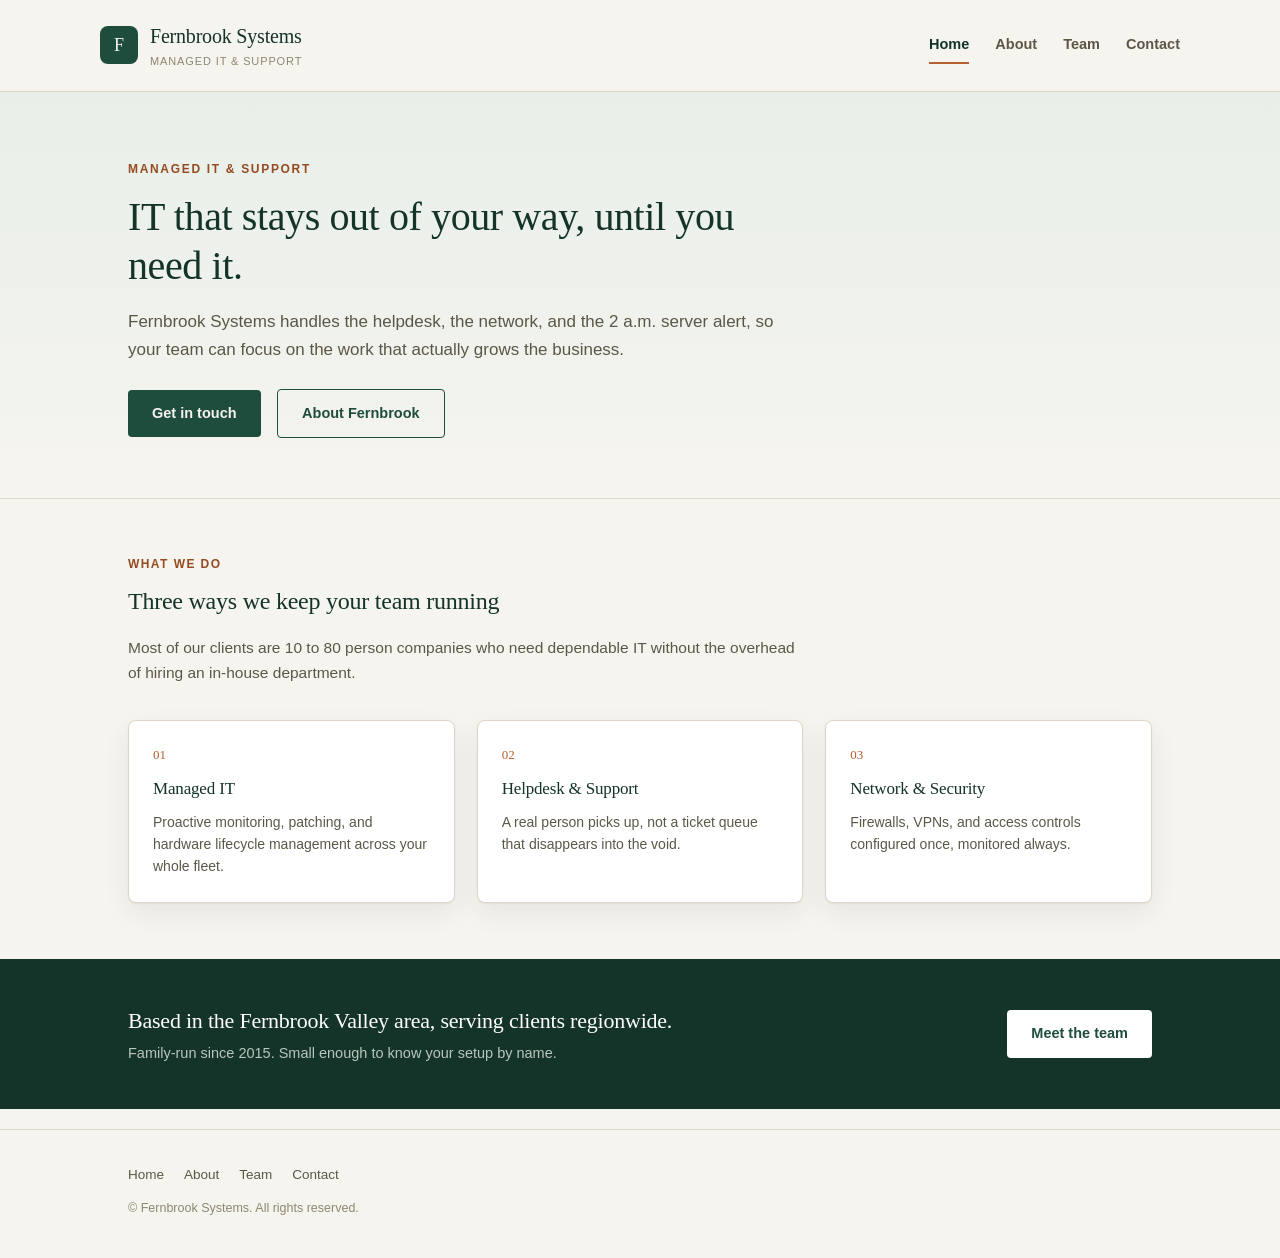
<file: index.html>
<!doctype html>
<html lang="en">
<head>
<meta charset="utf-8">
<meta name="viewport" content="width=device-width, initial-scale=1">
<title>Fernbrook Systems — Managed IT for growing teams</title>
<meta name="description" content="Fernbrook Systems provides managed IT, helpdesk support, and network security for small and mid-sized businesses.">
<link rel="stylesheet" href="/styles.css">
</head>
<body>

<header class="site-header">
  <div class="wrap header-row">
    <a class="brand" href="/">
      <span class="mark">F</span>
      <span>
        <div class="name">Fernbrook Systems</div>
        <div class="tagline">Managed IT &amp; Support</div>
      </span>
    </a>
    <nav class="primary-nav">
      <a href="/" class="active">Home</a>
      <a href="/about.html">About</a>
      <a href="/team.html">Team</a>
      <a href="/contact.html">Contact</a>
    </nav>
  </div>
</header>

<section class="hero">
  <div class="wrap">
    <div class="eyebrow">Managed IT &amp; Support</div>
    <h1>IT that stays out of your way, until you need it.</h1>
    <p class="lede">Fernbrook Systems handles the helpdesk, the network, and the 2 a.m. server alert, so your team can focus on the work that actually grows the business.</p>
    <a class="btn btn-primary" href="/contact.html">Get in touch</a>
    <a class="btn btn-outline" href="/about.html">About Fernbrook</a>
  </div>
</section>

<section class="section">
  <div class="wrap">
    <div class="section-head">
      <div class="eyebrow">What we do</div>
      <h2>Three ways we keep your team running</h2>
      <p>Most of our clients are 10 to 80 person companies who need dependable IT without the overhead of hiring an in-house department.</p>
    </div>
    <div class="grid-3">
      <div class="service-card">
        <div class="num">01</div>
        <h3>Managed IT</h3>
        <p>Proactive monitoring, patching, and hardware lifecycle management across your whole fleet.</p>
      </div>
      <div class="service-card">
        <div class="num">02</div>
        <h3>Helpdesk &amp; Support</h3>
        <p>A real person picks up, not a ticket queue that disappears into the void.</p>
      </div>
      <div class="service-card">
        <div class="num">03</div>
        <h3>Network &amp; Security</h3>
        <p>Firewalls, VPNs, and access controls configured once, monitored always.</p>
      </div>
    </div>
  </div>
</section>

<div class="band">
  <div class="wrap">
    <div>
      <h2>Based in the Fernbrook Valley area, serving clients regionwide.</h2>
      <p>Family-run since 2015. Small enough to know your setup by name.</p>
    </div>
    <a class="btn btn-primary" href="/team.html" style="background:#fff;color:#1f4d3d;">Meet the team</a>
  </div>
</div>

<footer class="site-footer">
  <div class="wrap">
    <div>
      <div class="foot-nav">
        <a href="/">Home</a>
        <a href="/about.html">About</a>
        <a href="/team.html">Team</a>
        <a href="/contact.html">Contact</a>
      </div>
      <div class="copy" style="margin-top:12px;">© Fernbrook Systems. All rights reserved.</div>
    </div>
  </div>
</footer>

</body>
</html>
</file>
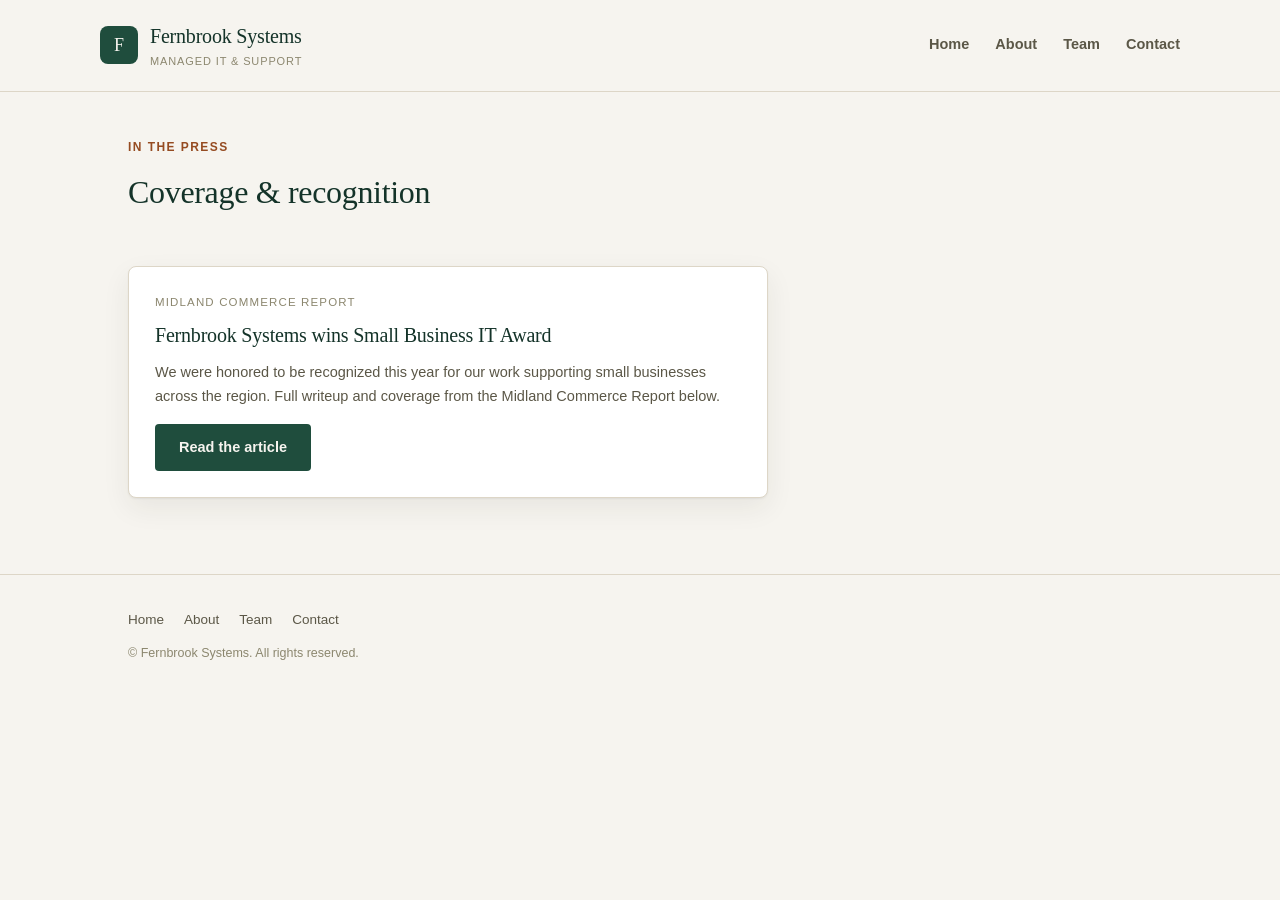
<file: press/index.html>
<!doctype html>
<html lang="en">
<head>
<meta charset="utf-8">
<meta name="viewport" content="width=device-width, initial-scale=1">
<title>In the Press — Fernbrook Systems</title>
<link rel="stylesheet" href="/styles.css">
</head>
<body>

<header class="site-header">
  <div class="wrap header-row">
    <a class="brand" href="/">
      <span class="mark">F</span>
      <span>
        <div class="name">Fernbrook Systems</div>
        <div class="tagline">Managed IT &amp; Support</div>
      </span>
    </a>
    <nav class="primary-nav">
      <a href="/">Home</a>
      <a href="/about.html">About</a>
      <a href="/team.html">Team</a>
      <a href="/contact.html">Contact</a>
    </nav>
  </div>
</header>

<div class="page-head">
  <div class="wrap">
    <div class="eyebrow">In the Press</div>
    <h1>Coverage &amp; recognition</h1>
  </div>
</div>

<section class="section" style="padding-top:24px;">
  <div class="wrap">
    <div class="press-item">
      <div class="outlet">Midland Commerce Report</div>
      <h2>Fernbrook Systems wins Small Business IT Award</h2>
      <p>We were honored to be recognized this year for our work supporting small businesses across the region. Full writeup and coverage from the Midland Commerce Report below.</p>
      <a class="btn btn-primary" href="https://midlandcommercereport.vercel.app/articles/fernbrook-systems-wins-small-business-it-award.html">Read the article</a>
    </div>
  </div>
</section>

<footer class="site-footer">
  <div class="wrap">
    <div>
      <div class="foot-nav">
        <a href="/">Home</a>
        <a href="/about.html">About</a>
        <a href="/team.html">Team</a>
        <a href="/contact.html">Contact</a>
      </div>
      <div class="copy" style="margin-top:12px;">© Fernbrook Systems. All rights reserved.</div>
    </div>
  </div>
</footer>

</body>
</html>
</file>
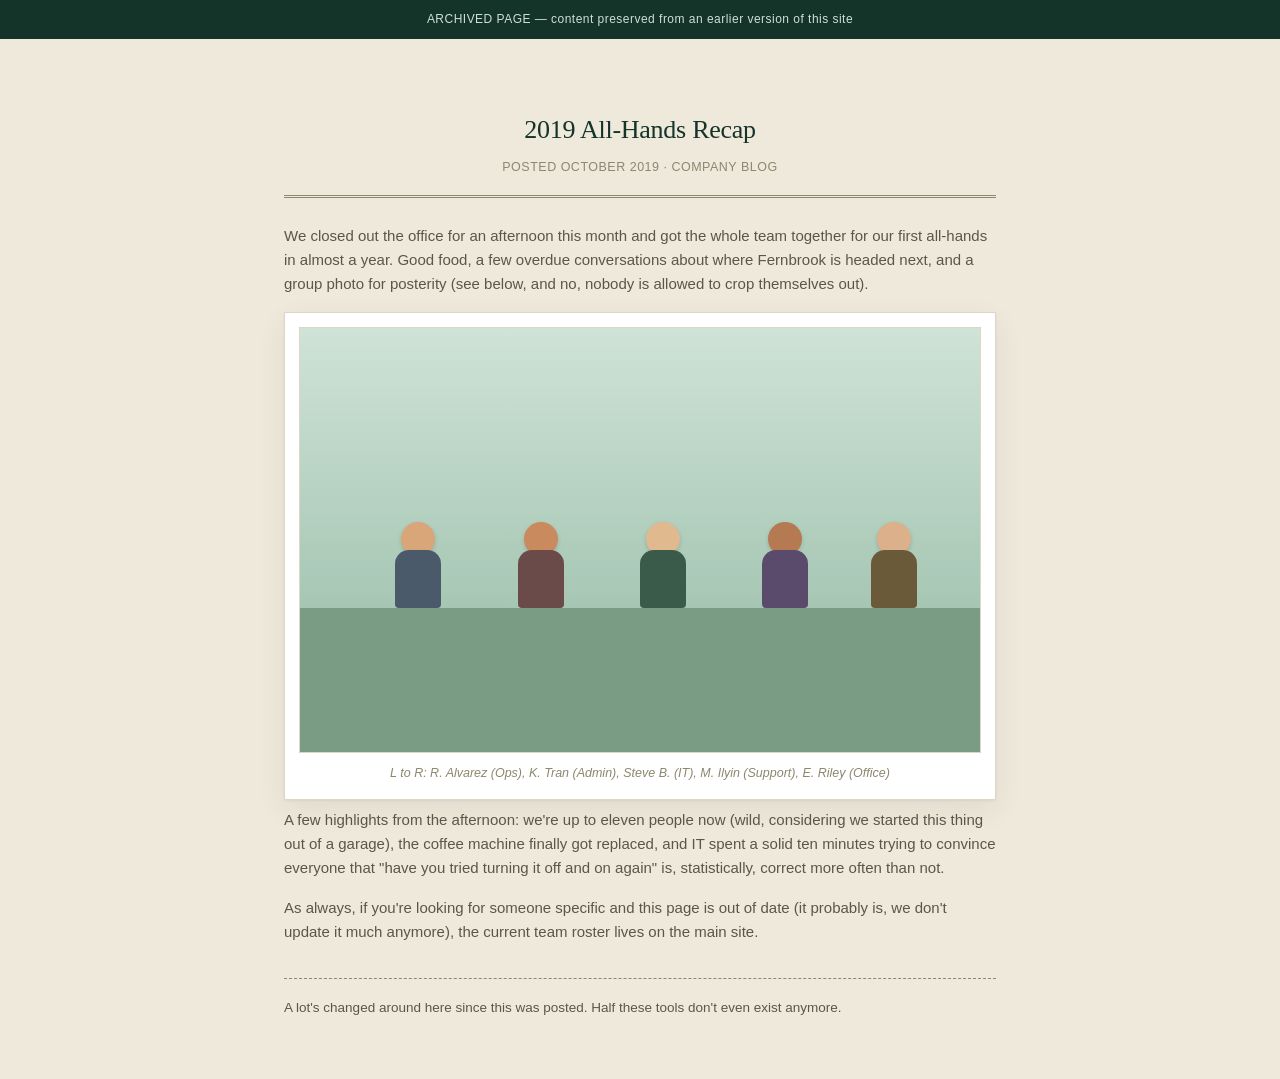
<file: staff-archive/index.html>
<!doctype html>
<html lang="en">
<head>
<meta charset="utf-8">
<meta name="viewport" content="width=device-width, initial-scale=1">
<title>2019 All-Hands Recap — Fernbrook Systems (Archive)</title>
<meta name="robots" content="noindex">
<link rel="stylesheet" href="/styles.css">
</head>
<body class="legacy-page">

<div class="legacy-banner">ARCHIVED PAGE — content preserved from an earlier version of this site</div>

<div class="legacy-wrap">
  <div class="legacy-header">
    <h1>2019 All-Hands Recap</h1>
    <div class="meta">Posted October 2019 &middot; Company Blog</div>
  </div>

  <div class="legacy-body">
    <p>We closed out the office for an afternoon this month and got the whole team together for our first all-hands in almost a year. Good food, a few overdue conversations about where Fernbrook is headed next, and a group photo for posterity (see below, and no, nobody is allowed to crop themselves out).</p>

    <div class="photo-frame">
      <div class="group-photo">
        <div class="ground"></div>
        <div class="figure" style="left:14%;">
          <div class="head" style="background:#d9a679;"></div>
          <div class="body" style="background:#4a5a6b;"></div>
        </div>
        <div class="figure" style="left:32%;">
          <div class="head" style="background:#c98a5e;"></div>
          <div class="body" style="background:#6b4a4a;"></div>
        </div>
        <div class="figure" style="left:50%;">
          <div class="head" style="background:#e0b98f;"></div>
          <div class="body" style="background:#3a5a4a;"></div>
        </div>
        <div class="figure" style="left:68%;">
          <div class="head" style="background:#b57a52;"></div>
          <div class="body" style="background:#5a4a6b;"></div>
        </div>
        <div class="figure" style="left:84%;">
          <div class="head" style="background:#dbb08a;"></div>
          <div class="body" style="background:#6b5a3a;"></div>
        </div>
      </div>
      <div class="photo-caption">L to R: R. Alvarez (Ops), K. Tran (Admin), Steve B. (IT), M. Ilyin (Support), E. Riley (Office)</div>
    </div>

    <p>A few highlights from the afternoon: we're up to eleven people now (wild, considering we started this thing out of a garage), the coffee machine finally got replaced, and IT spent a solid ten minutes trying to convince everyone that "have you tried turning it off and on again" is, statistically, correct more often than not.</p>

    <p>As always, if you're looking for someone specific and this page is out of date (it probably is, we don't update it much anymore), the current team roster lives on the main site.</p>
  </div>

  <div class="legacy-footnote">
    A lot's changed around here since this was posted. Half these tools don't even exist anymore.
  </div>
</div>

</body>
</html>
</file>
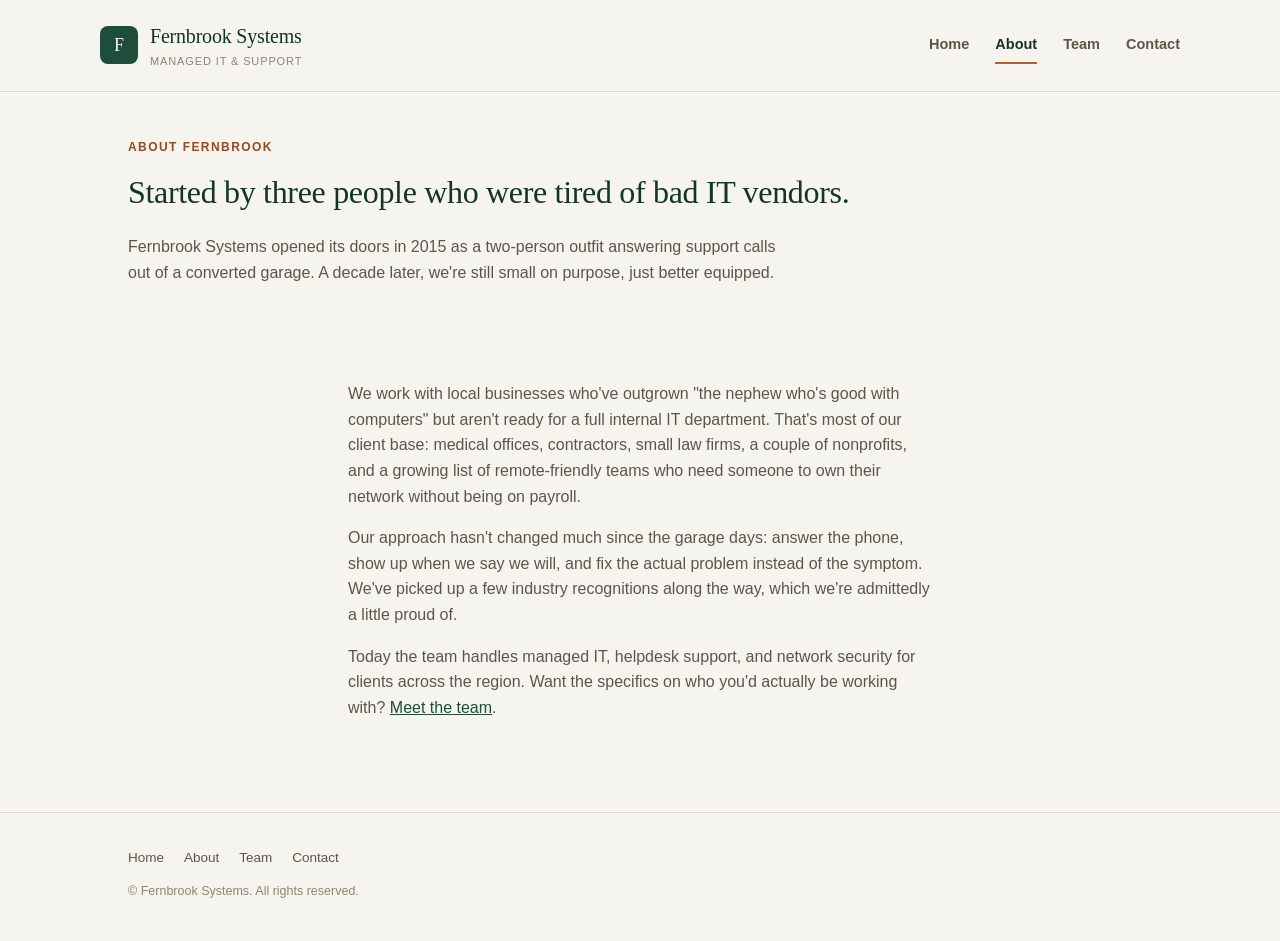
<file: about.html>
<!doctype html>
<html lang="en">
<head>
<meta charset="utf-8">
<meta name="viewport" content="width=device-width, initial-scale=1">
<title>About — Fernbrook Systems</title>
<link rel="stylesheet" href="/styles.css">
</head>
<body>

<header class="site-header">
  <div class="wrap header-row">
    <a class="brand" href="/">
      <span class="mark">F</span>
      <span>
        <div class="name">Fernbrook Systems</div>
        <div class="tagline">Managed IT &amp; Support</div>
      </span>
    </a>
    <nav class="primary-nav">
      <a href="/">Home</a>
      <a href="/about.html" class="active">About</a>
      <a href="/team.html">Team</a>
      <a href="/contact.html">Contact</a>
    </nav>
  </div>
</header>

<div class="page-head">
  <div class="wrap">
    <div class="eyebrow">About Fernbrook</div>
    <h1>Started by three people who were tired of bad IT vendors.</h1>
    <p class="lede">Fernbrook Systems opened its doors in 2015 as a two-person outfit answering support calls out of a converted garage. A decade later, we're still small on purpose, just better equipped.</p>
  </div>
</div>

<section class="section">
  <div class="wrap" style="max-width:640px;">
    <p style="color:var(--ink-soft);">We work with local businesses who've outgrown "the nephew who's good with computers" but aren't ready for a full internal IT department. That's most of our client base: medical offices, contractors, small law firms, a couple of nonprofits, and a growing list of remote-friendly teams who need someone to own their network without being on payroll.</p>
    <p style="color:var(--ink-soft);">Our approach hasn't changed much since the garage days: answer the phone, show up when we say we will, and fix the actual problem instead of the symptom. We've picked up a few industry recognitions along the way, which we're admittedly a little proud of.</p>
    <p style="color:var(--ink-soft);">Today the team handles managed IT, helpdesk support, and network security for clients across the region. Want the specifics on who you'd actually be working with? <a href="/team.html">Meet the team</a>.</p>
  </div>
</section>

<footer class="site-footer">
  <div class="wrap">
    <div>
      <div class="foot-nav">
        <a href="/">Home</a>
        <a href="/about.html">About</a>
        <a href="/team.html">Team</a>
        <a href="/contact.html">Contact</a>
      </div>
      <div class="copy" style="margin-top:12px;">© Fernbrook Systems. All rights reserved.</div>
    </div>
  </div>
</footer>

</body>
</html>
</file>
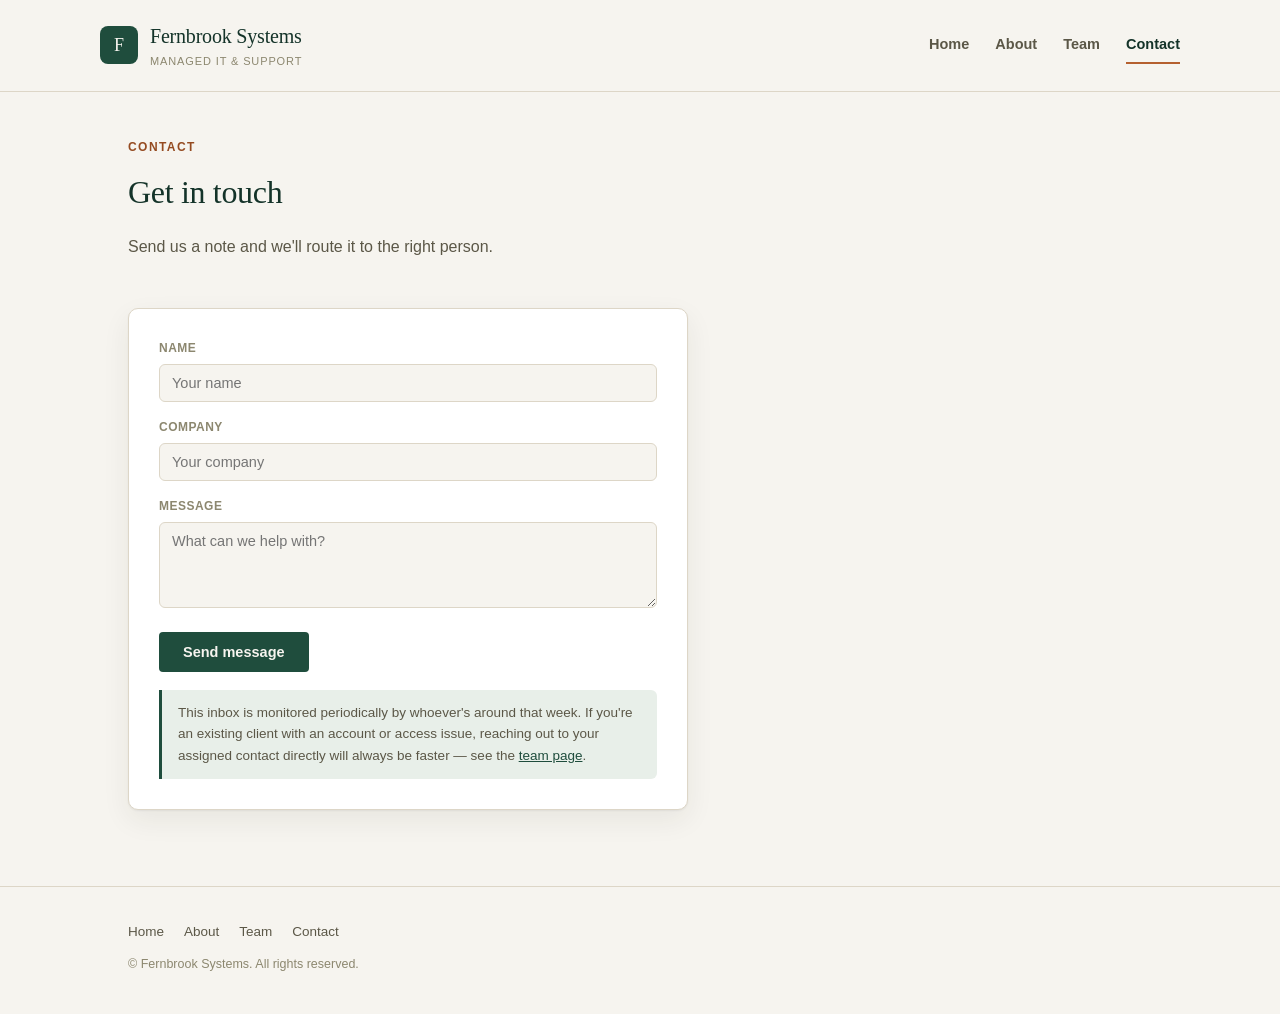
<file: contact.html>
<!doctype html>
<html lang="en">
<head>
<meta charset="utf-8">
<meta name="viewport" content="width=device-width, initial-scale=1">
<title>Contact — Fernbrook Systems</title>
<link rel="stylesheet" href="/styles.css">
</head>
<body>

<header class="site-header">
  <div class="wrap header-row">
    <a class="brand" href="/">
      <span class="mark">F</span>
      <span>
        <div class="name">Fernbrook Systems</div>
        <div class="tagline">Managed IT &amp; Support</div>
      </span>
    </a>
    <nav class="primary-nav">
      <a href="/">Home</a>
      <a href="/about.html">About</a>
      <a href="/team.html">Team</a>
      <a href="/contact.html" class="active">Contact</a>
    </nav>
  </div>
</header>

<div class="page-head">
  <div class="wrap">
    <div class="eyebrow">Contact</div>
    <h1>Get in touch</h1>
    <p class="lede">Send us a note and we'll route it to the right person.</p>
  </div>
</div>

<section class="section" style="padding-top:24px;">
  <div class="wrap">
    <div class="contact-panel">
      <div class="field">
        <label for="name">Name</label>
        <input type="text" id="name" placeholder="Your name">
      </div>
      <div class="field">
        <label for="company">Company</label>
        <input type="text" id="company" placeholder="Your company">
      </div>
      <div class="field">
        <label for="message">Message</label>
        <textarea id="message" rows="4" placeholder="What can we help with?"></textarea>
      </div>
      <button class="btn btn-primary" type="button" style="border:none;cursor:pointer;">Send message</button>

      <div class="contact-note">
        This inbox is monitored periodically by whoever's around that week. If you're an existing client with an account or access issue, reaching out to your assigned contact directly will always be faster — see the <a href="/team.html">team page</a>.
      </div>
    </div>
  </div>
</section>

<footer class="site-footer">
  <div class="wrap">
    <div>
      <div class="foot-nav">
        <a href="/">Home</a>
        <a href="/about.html">About</a>
        <a href="/team.html">Team</a>
        <a href="/contact.html">Contact</a>
      </div>
      <div class="copy" style="margin-top:12px;">© Fernbrook Systems. All rights reserved.</div>
    </div>
  </div>
</footer>

</body>
</html>
</file>
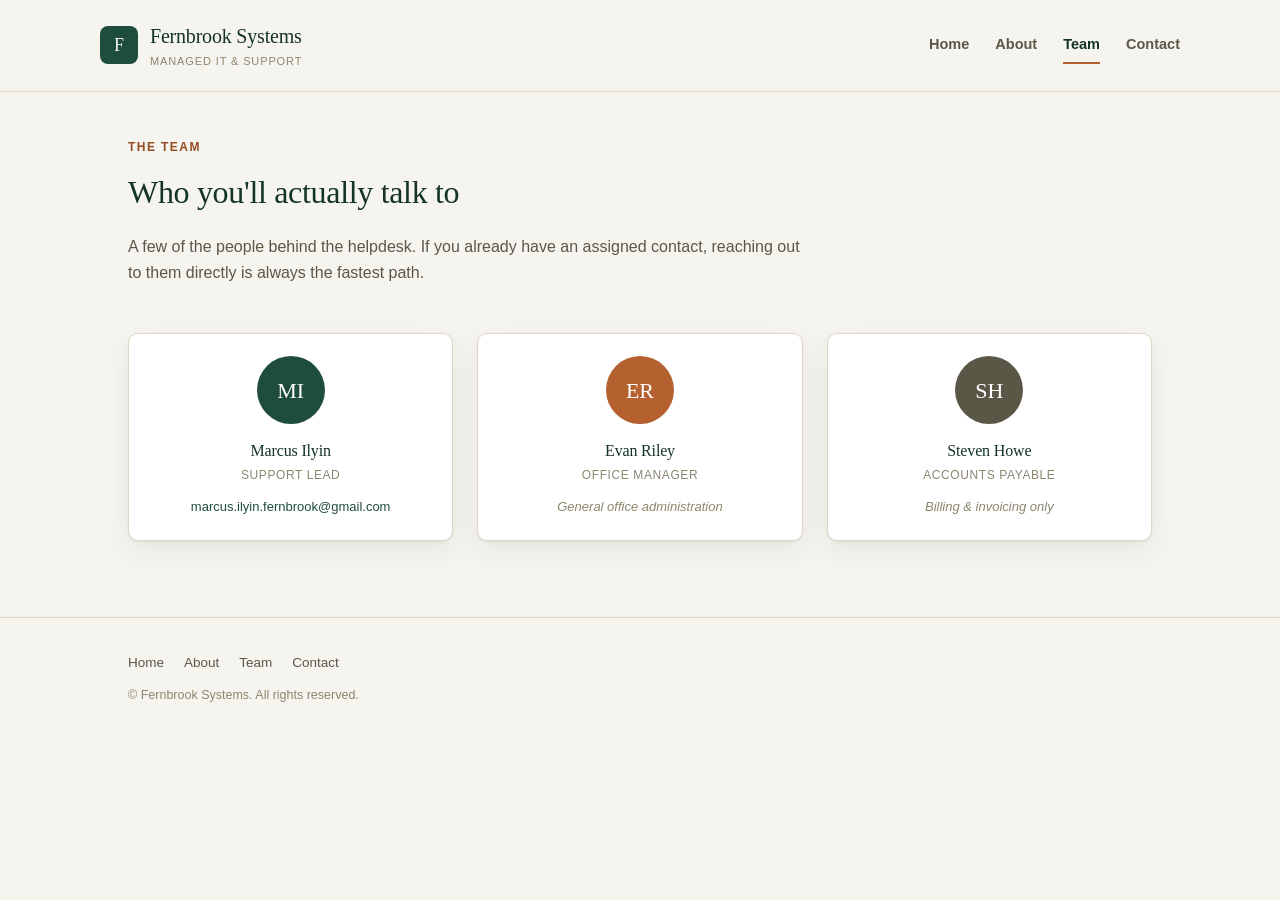
<file: team.html>
<!doctype html>
<html lang="en">
<head>
<meta charset="utf-8">
<meta name="viewport" content="width=device-width, initial-scale=1">
<title>Team — Fernbrook Systems</title>
<link rel="stylesheet" href="/styles.css">
</head>
<body>

<header class="site-header">
  <div class="wrap header-row">
    <a class="brand" href="/">
      <span class="mark">F</span>
      <span>
        <div class="name">Fernbrook Systems</div>
        <div class="tagline">Managed IT &amp; Support</div>
      </span>
    </a>
    <nav class="primary-nav">
      <a href="/">Home</a>
      <a href="/about.html">About</a>
      <a href="/team.html" class="active">Team</a>
      <a href="/contact.html">Contact</a>
    </nav>
  </div>
</header>

<div class="page-head">
  <div class="wrap">
    <div class="eyebrow">The Team</div>
    <h1>Who you'll actually talk to</h1>
    <p class="lede">A few of the people behind the helpdesk. If you already have an assigned contact, reaching out to them directly is always the fastest path.</p>
  </div>
</div>

<section class="section" style="padding-top:24px;">
  <div class="wrap">
    <div class="team-grid">

      <div class="team-card">
        <div class="avatar-initials" style="background:#1f4d3d;">MI</div>
        <h3>Marcus Ilyin</h3>
        <div class="role">Support Lead</div>
        <div class="contact">marcus.ilyin.fernbrook@gmail.com</div>
      </div>

      <div class="team-card">
        <div class="avatar-initials" style="background:#b5602f;">ER</div>
        <h3>Evan Riley</h3>
        <div class="role">Office Manager</div>
        <div class="contact muted">General office administration</div>
      </div>

      <div class="team-card">
        <div class="avatar-initials" style="background:#5b5747;">SH</div>
        <h3>Steven Howe</h3>
        <div class="role">Accounts Payable</div>
        <div class="contact muted">Billing &amp; invoicing only</div>
      </div>

    </div>
  </div>
</section>

<footer class="site-footer">
  <div class="wrap">
    <div>
      <div class="foot-nav">
        <a href="/">Home</a>
        <a href="/about.html">About</a>
        <a href="/team.html">Team</a>
        <a href="/contact.html">Contact</a>
      </div>
      <div class="copy" style="margin-top:12px;">© Fernbrook Systems. All rights reserved.</div>
    </div>
  </div>
</footer>

</body>
</html>
</file>
<file: styles.css>
:root {
  --forest: #1f4d3d;
  --forest-deep: #143329;
  --forest-soft: #e8efe9;
  --stone: #f6f4ef;
  --stone-deep: #eeeae0;
  --line: #ddd6c7;
  --ink: #26261f;
  --ink-soft: #5b5747;
  --ink-faint: #8c876f;
  --rust: #b5602f;
  --rust-deep: #954b21;
  --paper-shadow: 0 1px 2px rgba(38, 38, 31, 0.06), 0 10px 28px rgba(38, 38, 31, 0.07);
}

* { box-sizing: border-box; }
html, body { margin: 0; padding: 0; }

body {
  background: var(--stone);
  color: var(--ink);
  font-family: "Segoe UI", -apple-system, BlinkMacSystemFont, Helvetica, Arial, sans-serif;
  font-size: 16px;
  line-height: 1.6;
  -webkit-font-smoothing: antialiased;
}

h1, h2, h3, h4 {
  font-family: Georgia, "Iowan Old Style", "Palatino Linotype", serif;
  font-weight: 400;
  color: var(--forest-deep);
  margin: 0 0 0.5em;
  letter-spacing: -0.01em;
}

a { color: var(--forest); }
a:hover { color: var(--rust); }

.wrap { max-width: 1080px; margin: 0 auto; padding: 0 28px; }

/* top bar */
header.site-header {
  background: var(--stone);
  border-bottom: 1px solid var(--line);
}
.header-row {
  display: flex;
  align-items: center;
  justify-content: space-between;
  padding: 20px 0;
  gap: 20px;
  flex-wrap: wrap;
}
.brand {
  display: flex;
  align-items: center;
  gap: 12px;
  text-decoration: none;
}
.brand .mark {
  width: 38px;
  height: 38px;
  border-radius: 8px;
  background: var(--forest);
  color: var(--stone);
  display: flex;
  align-items: center;
  justify-content: center;
  font-family: Georgia, serif;
  font-size: 18px;
  flex: none;
}
.brand .name {
  font-family: Georgia, serif;
  font-size: 20px;
  color: var(--forest-deep);
  letter-spacing: -0.01em;
}
.brand .tagline {
  font-size: 11px;
  letter-spacing: 0.08em;
  text-transform: uppercase;
  color: var(--ink-faint);
  margin-top: 1px;
}

nav.primary-nav {
  display: flex;
  gap: 26px;
  font-size: 14.5px;
  font-weight: 600;
}
nav.primary-nav a {
  color: var(--ink-soft);
  text-decoration: none;
  padding: 6px 0;
  border-bottom: 2px solid transparent;
}
nav.primary-nav a:hover,
nav.primary-nav a.active {
  color: var(--forest-deep);
  border-bottom-color: var(--rust);
}

/* hero */
.hero {
  background: linear-gradient(180deg, var(--forest-soft) 0%, var(--stone) 100%);
  padding: 68px 0 60px;
  border-bottom: 1px solid var(--line);
}
.hero .eyebrow {
  font-size: 12px;
  letter-spacing: 0.14em;
  text-transform: uppercase;
  color: var(--rust-deep);
  font-weight: 700;
  margin-bottom: 14px;
}
.hero h1 {
  font-size: 40px;
  line-height: 1.22;
  max-width: 16em;
  margin-bottom: 18px;
}
.hero p.lede {
  font-size: 17px;
  color: var(--ink-soft);
  max-width: 38em;
  margin: 0 0 26px;
}
.btn {
  display: inline-block;
  font-weight: 700;
  font-size: 14.5px;
  padding: 12px 24px;
  border-radius: 4px;
  text-decoration: none;
}
.btn-primary {
  background: var(--forest);
  color: var(--stone);
}
.btn-primary:hover { background: var(--forest-deep); color: var(--stone); }
.btn-outline {
  border: 1px solid var(--forest);
  color: var(--forest);
  margin-left: 12px;
}
.btn-outline:hover { background: var(--forest-soft); color: var(--forest-deep); }

/* generic page sections */
.section {
  padding: 56px 0;
}
.section-head {
  max-width: 42em;
  margin-bottom: 34px;
}
.section-head .eyebrow {
  font-size: 12px;
  letter-spacing: 0.12em;
  text-transform: uppercase;
  color: var(--rust-deep);
  font-weight: 700;
  margin-bottom: 8px;
}
.section-head p {
  color: var(--ink-soft);
  font-size: 15.5px;
}

.grid-3 {
  display: grid;
  grid-template-columns: repeat(3, 1fr);
  gap: 22px;
}
@media (max-width: 760px) { .grid-3 { grid-template-columns: 1fr; } }

.service-card {
  background: #fff;
  border: 1px solid var(--line);
  border-radius: 8px;
  padding: 24px;
  box-shadow: var(--paper-shadow);
}
.service-card .num {
  font-family: Georgia, serif;
  font-size: 13px;
  color: var(--rust);
  margin-bottom: 10px;
}
.service-card h3 { font-size: 17px; margin-bottom: 8px; }
.service-card p { color: var(--ink-soft); font-size: 14px; margin: 0; }

.band {
  background: var(--forest-deep);
  color: #dfe8e2;
  padding: 44px 0;
}
.band .wrap {
  display: flex;
  align-items: center;
  justify-content: space-between;
  gap: 24px;
  flex-wrap: wrap;
}
.band h2 { color: #fff; font-size: 22px; margin: 0; }
.band p { margin: 4px 0 0; color: #b8c7bd; font-size: 14.5px; }

/* footer */
footer.site-footer {
  border-top: 1px solid var(--line);
  padding: 34px 0 40px;
  margin-top: 20px;
}
footer.site-footer .wrap {
  display: flex;
  justify-content: space-between;
  align-items: flex-start;
  gap: 20px;
  flex-wrap: wrap;
}
footer.site-footer .foot-nav {
  display: flex;
  gap: 20px;
  font-size: 13.5px;
}
footer.site-footer .foot-nav a { color: var(--ink-soft); text-decoration: none; }
footer.site-footer .foot-nav a:hover { color: var(--forest); }
footer.site-footer .copy {
  color: var(--ink-faint);
  font-size: 12.5px;
}

/* team page */
.team-grid {
  display: grid;
  grid-template-columns: repeat(3, 1fr);
  gap: 24px;
}
@media (max-width: 760px) { .team-grid { grid-template-columns: 1fr 1fr; } }
@media (max-width: 520px) { .team-grid { grid-template-columns: 1fr; } }

.team-card {
  background: #fff;
  border: 1px solid var(--line);
  border-radius: 10px;
  padding: 22px;
  text-align: center;
  box-shadow: var(--paper-shadow);
}
.avatar-initials {
  width: 68px;
  height: 68px;
  border-radius: 50%;
  margin: 0 auto 14px;
  display: flex;
  align-items: center;
  justify-content: center;
  font-family: Georgia, serif;
  font-size: 22px;
  color: #fff;
}
.team-card h3 { font-size: 16px; margin-bottom: 2px; }
.team-card .role {
  font-size: 12px;
  letter-spacing: 0.05em;
  text-transform: uppercase;
  color: var(--ink-faint);
  margin-bottom: 12px;
}
.team-card .contact {
  font-size: 13px;
  color: var(--forest);
  word-break: break-word;
}
.team-card .contact.muted {
  color: var(--ink-faint);
  font-style: italic;
}

/* page header (interior pages) */
.page-head {
  padding: 46px 0 8px;
}
.page-head .eyebrow {
  font-size: 12px;
  letter-spacing: 0.12em;
  text-transform: uppercase;
  color: var(--rust-deep);
  font-weight: 700;
  margin-bottom: 10px;
}
.page-head p.lede {
  color: var(--ink-soft);
  font-size: 16px;
  max-width: 42em;
}

/* archive page (legacy styling, intentionally dated) */
.legacy-page {
  background: #eee9db;
  min-height: 100vh;
}
.legacy-wrap {
  max-width: 760px;
  margin: 0 auto;
  padding: 40px 24px 60px;
}
.legacy-banner {
  background: var(--forest-deep);
  color: #cfe0d6;
  padding: 10px 18px;
  font-size: 12px;
  letter-spacing: 0.04em;
  text-align: center;
}
.legacy-header {
  text-align: center;
  padding: 30px 0 18px;
  border-bottom: 3px double var(--ink-faint);
  margin-bottom: 26px;
}
.legacy-header h1 {
  font-size: 26px;
  margin-bottom: 6px;
}
.legacy-header .meta {
  font-size: 12.5px;
  color: var(--ink-faint);
  letter-spacing: 0.04em;
  text-transform: uppercase;
}
.photo-frame {
  background: #fff;
  border: 1px solid var(--line);
  padding: 14px;
  box-shadow: var(--paper-shadow);
  margin-bottom: 8px;
}
.group-photo {
  aspect-ratio: 16 / 10;
  border: 1px solid var(--line);
  position: relative;
  overflow: hidden;
  background:
    linear-gradient(180deg, #cfe3d6 0%, #a9c8b6 62%, #8fb59f 100%);
}
.group-photo .ground {
  position: absolute;
  left: 0; right: 0; bottom: 0; height: 34%;
  background: #7a9c85;
}
.figure {
  position: absolute;
  bottom: 34%;
  display: flex;
  flex-direction: column;
  align-items: center;
}
.figure .head {
  width: 34px;
  height: 34px;
  border-radius: 50%;
  margin-bottom: -6px;
  box-shadow: 0 2px 4px rgba(0,0,0,0.15);
}
.figure .body {
  width: 46px;
  height: 58px;
  border-radius: 14px 14px 4px 4px;
}
.photo-caption {
  font-size: 12.5px;
  color: var(--ink-faint);
  text-align: center;
  padding: 10px 6px 2px;
  font-style: italic;
}
.legacy-body {
  font-size: 15px;
  color: var(--ink-soft);
}
.legacy-body p { margin: 0 0 16px; }
.legacy-footnote {
  margin-top: 34px;
  padding-top: 18px;
  border-top: 1px dashed var(--ink-faint);
  font-size: 13.5px;
  color: var(--ink-soft);
}
.legacy-footnote a {
  font-weight: 700;
}

/* press page */
.press-item {
  background: #fff;
  border: 1px solid var(--line);
  border-radius: 8px;
  padding: 26px;
  box-shadow: var(--paper-shadow);
  max-width: 640px;
}
.press-item .outlet {
  font-size: 11.5px;
  letter-spacing: 0.1em;
  text-transform: uppercase;
  color: var(--ink-faint);
  margin-bottom: 8px;
}
.press-item h2 { font-size: 20px; margin-bottom: 10px; }
.press-item p { color: var(--ink-soft); font-size: 14.5px; margin: 0 0 16px; }

/* contact page */
.contact-panel {
  background: #fff;
  border: 1px solid var(--line);
  border-radius: 10px;
  padding: 30px;
  box-shadow: var(--paper-shadow);
  max-width: 560px;
}
.contact-panel .field { margin-bottom: 16px; }
.contact-panel label {
  display: block;
  font-size: 12px;
  font-weight: 700;
  letter-spacing: 0.04em;
  text-transform: uppercase;
  color: var(--ink-faint);
  margin-bottom: 6px;
}
.contact-panel input,
.contact-panel textarea {
  width: 100%;
  font-family: inherit;
  font-size: 14.5px;
  padding: 10px 12px;
  border: 1px solid var(--line);
  border-radius: 6px;
  background: var(--stone);
  color: var(--ink);
}
.contact-note {
  font-size: 13.5px;
  color: var(--ink-soft);
  background: var(--forest-soft);
  border-left: 3px solid var(--forest);
  padding: 12px 16px;
  border-radius: 0 6px 6px 0;
  margin-top: 18px;
}
</file>
